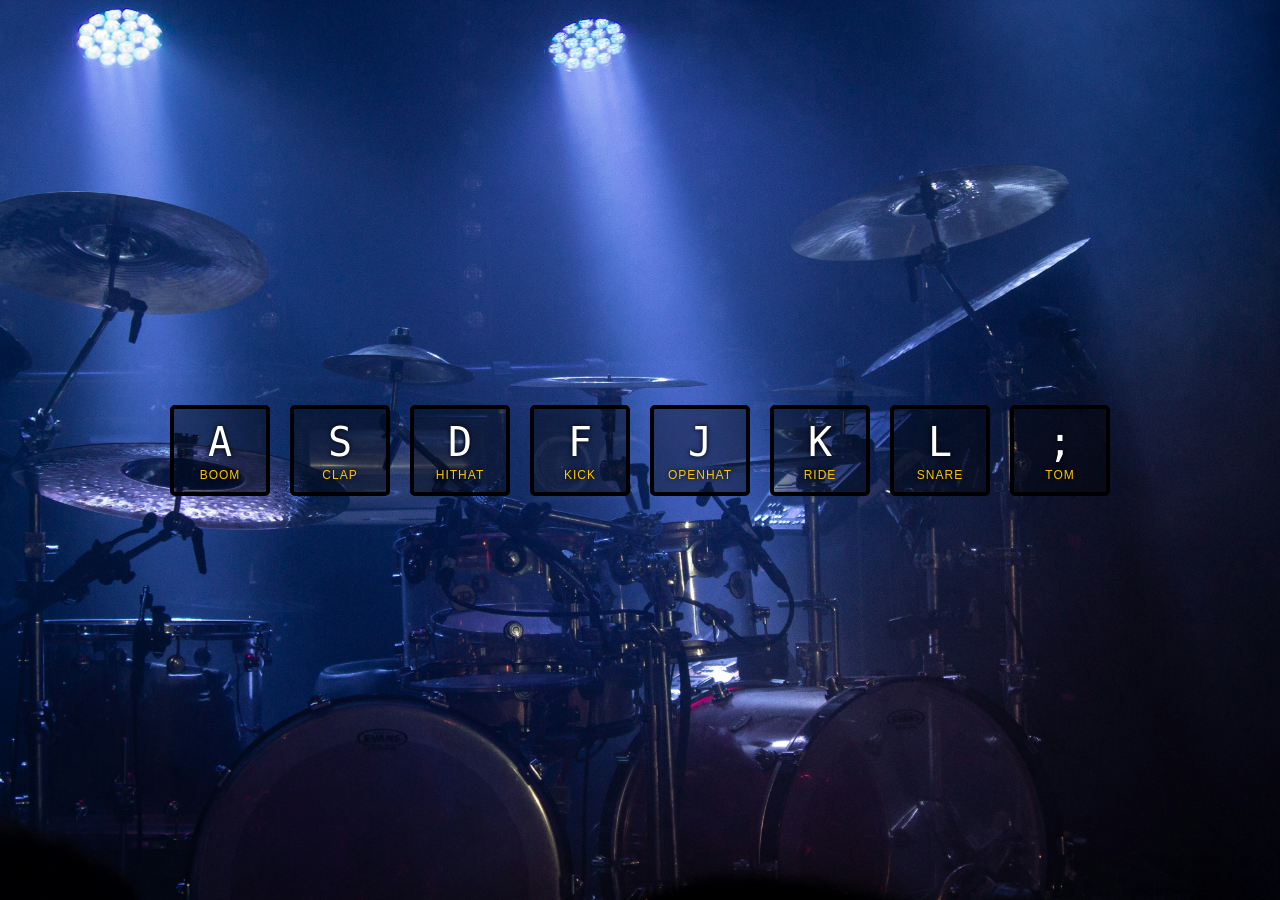
<file: 01 - JavaScript Drum Kit/index.html>
<!DOCTYPE html>
<html lang="en">

<head>
    <meta charset="UTF-8">
    <meta name="viewport" content="width=device-width, initial-scale=1.0">
    <title>Drum Kit</title>
    <link rel="stylesheet" href="style.css">

</head>

<body>
    <!-- checking  -->
    <div class="keys">
        <div data-key="65" class="key">
            <kbd>A</kbd>
            <span class="sound">Boom</span>
        </div>
        <div data-key="83" class="key">
            <kbd>S</kbd>
            <span class="sound">Clap</span>
        </div>
        <div data-key="68" class="key">
            <kbd>D</kbd>
            <span class="sound">Hithat</span>
        </div>
        <div data-key="70" class="key">
            <kbd>F</kbd>
            <span class="sound">Kick</span>
        </div>
        <div data-key="74" class="key">
            <kbd>J</kbd>
            <span class="sound">Openhat</span>
        </div>
        <div data-key="75" class="key">
            <kbd>K</kbd>
            <span class="sound">Ride</span>
        </div>
        <div data-key="76" class="key">
            <kbd>L</kbd>
            <span class="sound">Snare</span>
        </div>
        <div data-key="186" class="key">
            <kbd>;</kbd>
            <span class="sound">Tom</span>
        </div>
    </div>
    <audio data-key="65" src="sounds/boom.wav"></audio>
    <audio data-key="83" src="sounds/clap.wav"></audio>
    <audio data-key="68" src="sounds/hihat.wav"></audio>
    <audio data-key="70" src="sounds/kick.wav"></audio>
    <audio data-key="74" src="sounds/openhat.wav"></audio>
    <audio data-key="75" src="sounds/ride.wav"></audio>
    <audio data-key="76" src="sounds/snare.wav"></audio>
    <audio data-key="186" src="sounds/tom.wav"></audio>
    <script src="script.js"></script>
</body>

</html>
</file>
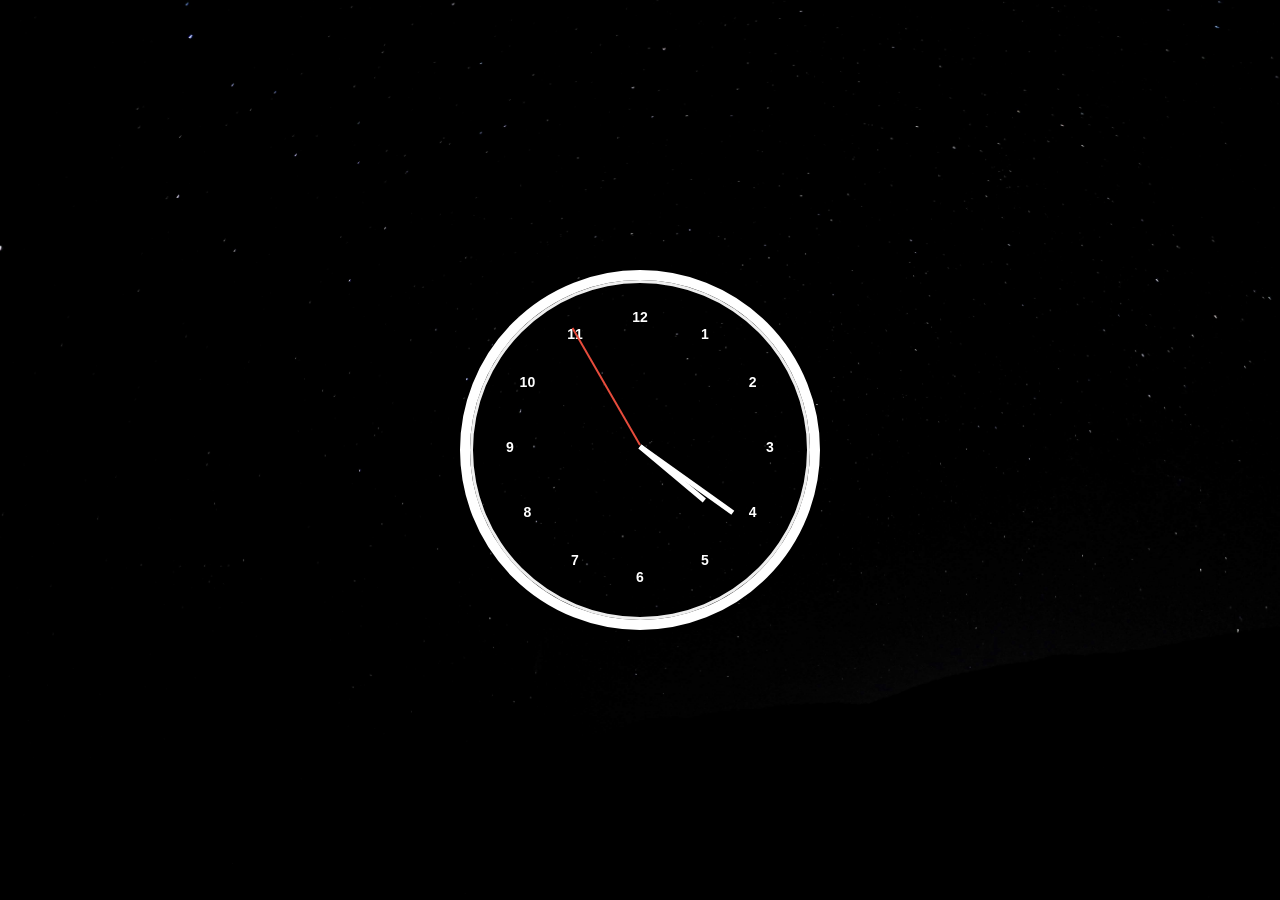
<file: 02 - JS and CSS Clock/index.html>
<!DOCTYPE html>
<html lang="en">

<head>
    <meta charset="UTF-8">
    <meta name="viewport" content="width=device-width, initial-scale=1.0">
    <title>CLOCK</title>
    <link rel="stylesheet" href="style.css">
</head>

<body>
    <div class="clock">
        <div class="clock-face">
            <div class="number" style="--num: 1">1</div>
            <div class="number" style="--num: 2">2</div>
            <div class="number" style="--num: 3">3</div>
            <div class="number" style="--num: 4">4</div>
            <div class="number" style="--num: 5">5</div>
            <div class="number" style="--num: 6">6</div>
            <div class="number" style="--num: 7">7</div>
            <div class="number" style="--num: 8">8</div>
            <div class="number" style="--num: 9">9</div>
            <div class="number" style="--num: 10">10</div>
            <div class="number" style="--num: 11">11</div>
            <div class="number" style="--num: 12">12</div>
            <div class="hand hour-hand"></div>
            <div class="hand min-hand"></div>
            <div class="hand second-hand"></div>
        </div>
    </div>

    <script src="script.js"></script>
</body>

</html>
</file>
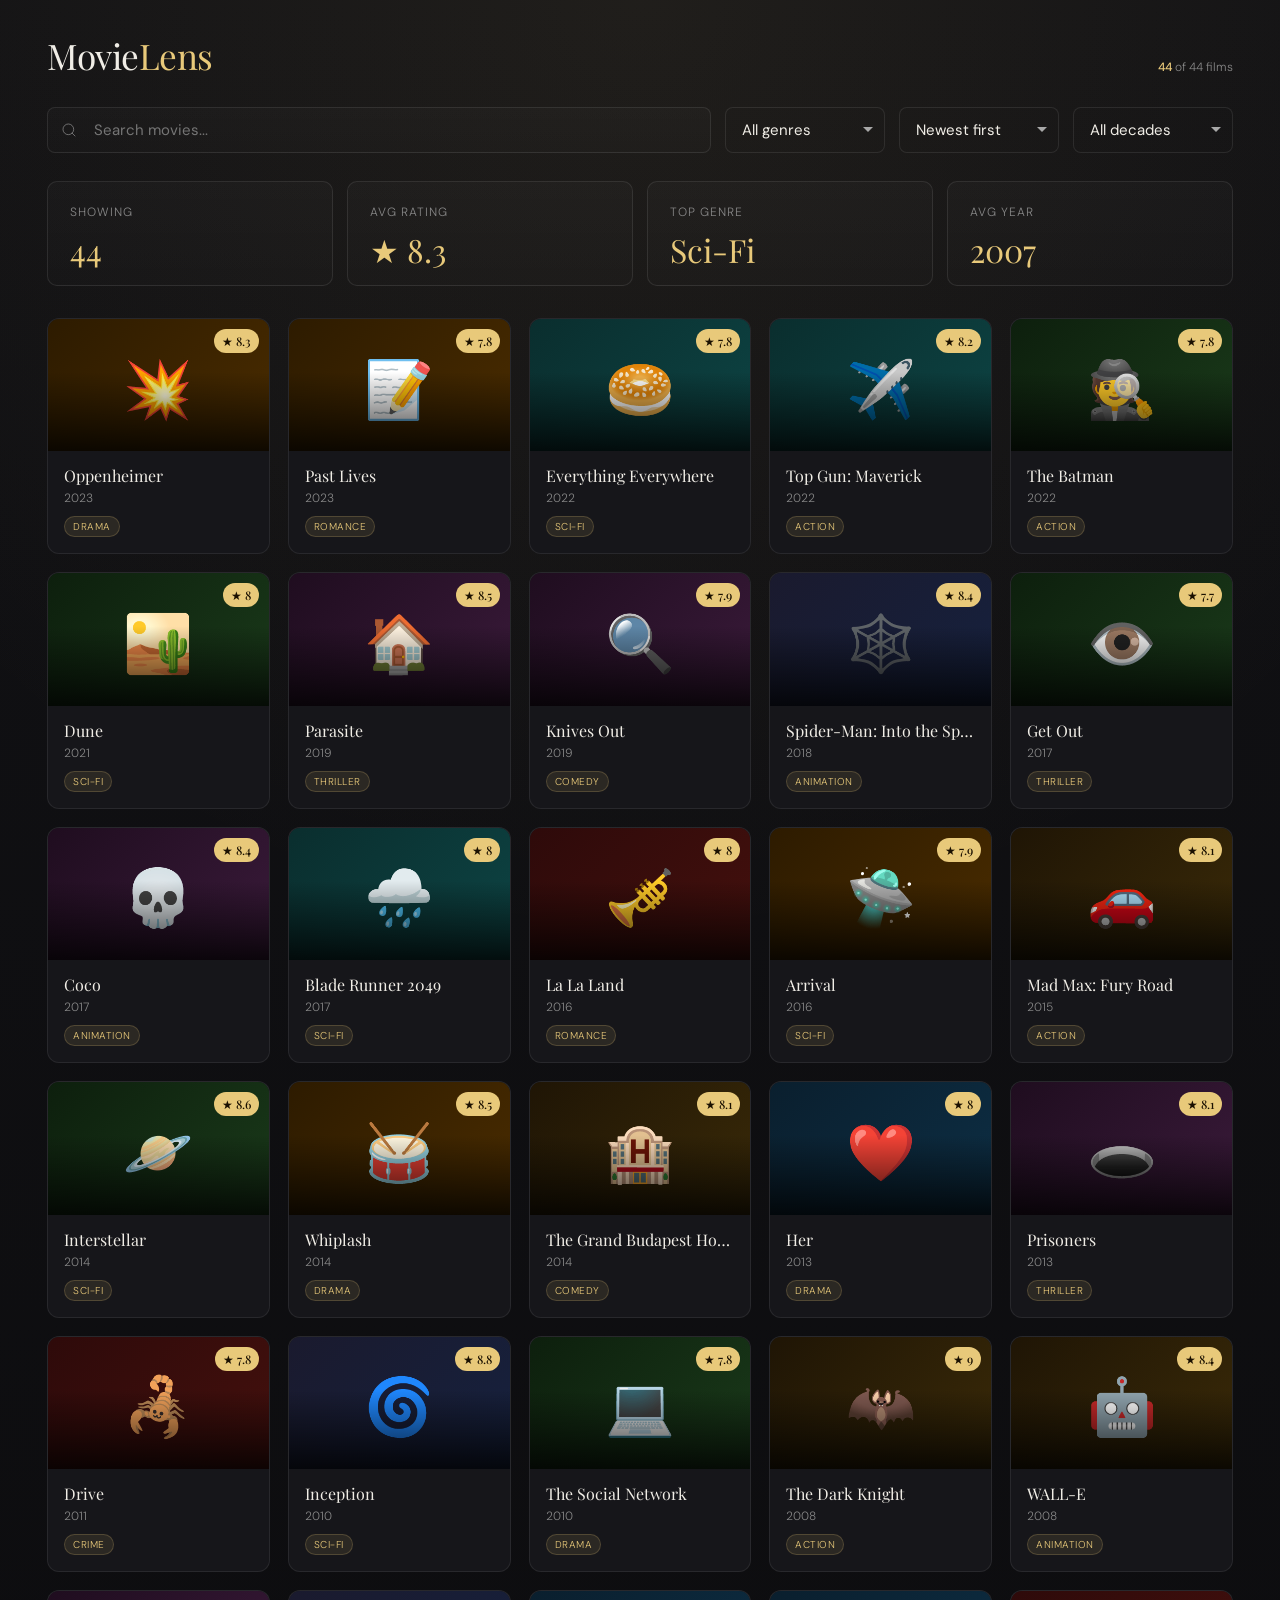
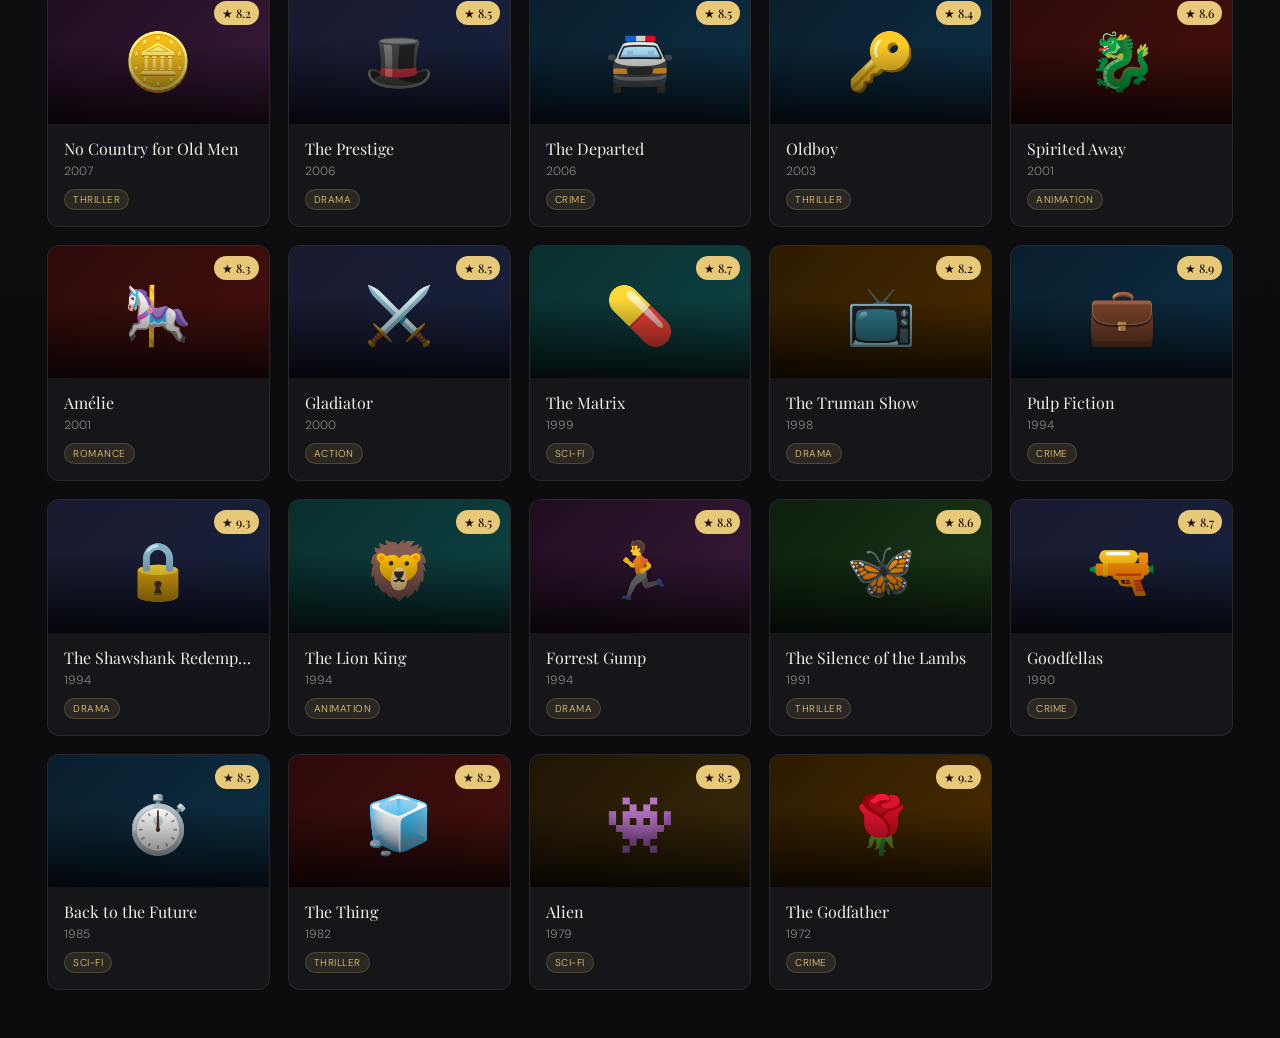
<file: 04 - Array Cardio- MovieLens/index.html>
<!DOCTYPE html>
<html lang="en">

<head>
    <meta charset="UTF-8">
    <meta name="viewport" content="width=device-width, initial-scale=1.0">
    <title>MovieLens</title>
    <link rel="stylesheet" href="https://fonts.googleapis.com/css2?family=Playfair+Display:wght@400;700&family=DM+Sans:wght@300;400;500&display=swap">
    <link rel="stylesheet" href="style.css">
</head>

<body>
    <header>
        <div class="logo">Movie<span>Lens</span></div>
        <div class="stats-bar" id="header-stats" aria-live="polite"></div>
    </header>
    <main>
        <div class="controls">
            <div class="search-wrap">
                <svg xmlns="http://www.w3.org/2000/svg" width="16" height="16" fill="none" viewBox="0 0 24 24"
                    stroke="white">
                    <circle cx="11" cy="11" r="8" />
                    <path d="m21 21-4.35-4.35" stroke-linecap="round" />
                </svg>
                <input type="text" id="search" placeholder="Search movies..." aria-label="Search movies">
            </div>
            <select id="genre-filter" aria-label="Filter by genre">
                <option value="all">All genres</option>
            </select>

            <select id="sort-by" aria-label="Sort movies">
                <option value="year-desc">Newest first</option>
                <option value="year-asc">Oldest first</option>
                <option value="rating-desc">Top rated</option>
                <option value="rating-asc">Lowest rated</option>
                <option value="title-asc">A → Z</option>
            </select>

            <select id="decade-filter" aria-label="Filter by decade">
                <option value="all">All decades</option>
                <option value="2020">2020s</option>
                <option value="2010">2010s</option>
                <option value="2000">2000s</option>
                <option value="1990">1990s</option>
                <option value="1980">1980s</option>
            </select>
        </div>

        <div class="summary">
            <div class="stat-card">
                <div class="label">Showing</div>
                <div class="value" id="stat-count">0</div>
            </div>
            <div class="stat-card">
                <div class="label">Avg Rating</div>
                <div class="value" id="stat-avg">-</div>
            </div>
            <div class="stat-card">
                <div class="label">Top Genre</div>
                <div class="value" id="stat-genre">-</div>
            </div>
            <div class="stat-card">
                <div class="label">Avg Year</div>
                <div class="value" id="stat-year">-</div>
            </div>
        </div>

        <div class="movies-grid" id="grid"></div>
    </main>
    <script src="script.js"></script>
</body>

</html>
</file>
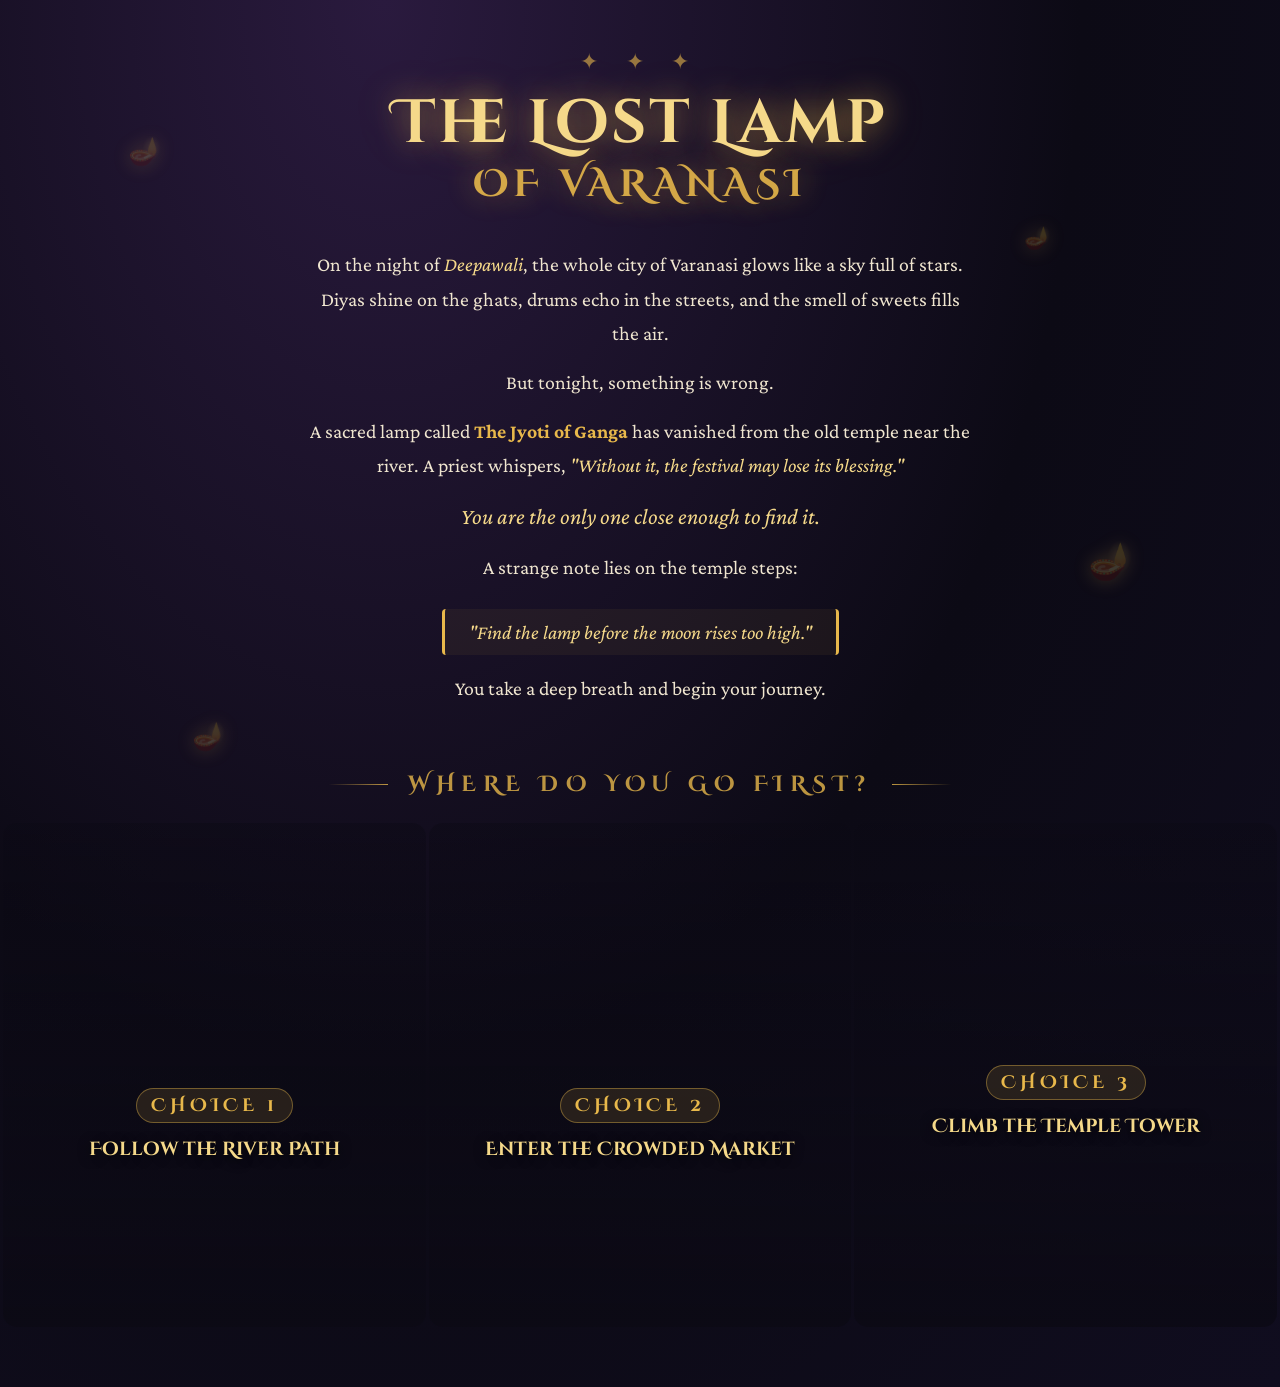
<file: 05 - PathQuest/index.html>
<!DOCTYPE html>
<html lang="en">
<head>
  <meta charset="UTF-8" />
  <meta name="viewport" content="width=device-width, initial-scale=1.0" />
  <title>The Lost Lamp of Varanasi</title>
  <link rel="preconnect" href="https://fonts.googleapis.com" />
  <link rel="preconnect" href="https://fonts.gstatic.com" crossorigin />
  <link href="https://fonts.googleapis.com/css2?family=Tiro+Devanagari+Hindi:ital@0;1&family=Cinzel+Decorative:wght@400;700&family=Crimson+Pro:ital,wght@0,300;0,400;1,300;1,400&display=swap" rel="stylesheet" />
  <link rel="stylesheet" href="style.css" />
</head>
<body>

  <!-- Background Decorations -->
  <div class="bg-decorations">
    <div class="diya diya-1">🪔</div>
    <div class="diya diya-2">🪔</div>
    <div class="diya diya-3">🪔</div>
    <div class="diya diya-4">🪔</div>
  </div>

  <!-- SCREEN 1: Intro + Level 1 choices -->
  <div id="screen-intro" class="screen active">
    <header>
      <div class="header-ornament">✦ ✦ ✦</div>
      <h1>The Lost Lamp<br/><span class="subtitle">of Varanasi</span></h1>
      
    </header>

    <section class="intro">
      <p>On the night of <em>Deepawali</em>, the whole city of Varanasi glows like a sky full of stars. Diyas shine on the ghats, drums echo in the streets, and the smell of sweets fills the air.</p>
      <p>But tonight, something is wrong.</p>
      <p>A sacred lamp called <strong>The Jyoti of Ganga</strong> has vanished from the old temple near the river. A priest whispers, <em>"Without it, the festival may lose its blessing."</em></p>
      <p class="hero-line">You are the only one close enough to find it.</p>
      <p>A strange note lies on the temple steps:</p>
      <blockquote>"Find the lamp before the moon rises too high."</blockquote>
      <p>You take a deep breath and begin your journey.</p>
    </section>

    <p class="choose-prompt" >Where do you go first?</p>

    <div class="panels" id="level1-panels">
      <div class="panel" data-choice="1" style="--panel-bg: url('https://images.unsplash.com/photo-1646200207048-016503f1e3cb?q=80&w=735&auto=format&fit=crop&ixlib=rb-4.1.0&ixid=M3wxMjA3fDB8MHxwaG90by1wYWdlfHx8fGVufDB8fHx8fA%3D%3D')">
        <div class="panel-inner">
          <div class="choice-badge">Choice 1</div>
          <h2 class="panel-title">Follow the River Path</h2>
          <p class="panel-desc">Chase the glow of floating lamps along the misty Ganga ghats</p>
          <div class="panel-arrow">→</div>
        </div>
      </div>

      <div class="panel" data-choice="2" style="--panel-bg: url('https://images.unsplash.com/photo-1767278595214-f680b832935f?q=80&w=1170&auto=format&fit=crop&ixlib=rb-4.1.0&ixid=M3wxMjA3fDB8MHxwaG90by1wYWdlfHx8fGVufDB8fHx8fA%3D%3D')">
        <div class="panel-inner">
          <div class="choice-badge">Choice 2</div>
          <h2 class="panel-title">Enter the Crowded Market</h2>
          <p class="panel-desc">Dive into the glittering lanes of silk, spice, and secret songs</p>
          <div class="panel-arrow">→</div>
        </div>
      </div>

      <div class="panel" data-choice="3" style="--panel-bg: url('https://images.unsplash.com/photo-1554554497-0095c34db3ec?q=80&w=627&auto=format&fit=crop&ixlib=rb-4.1.0&ixid=M3wxMjA3fDB8MHxwaG90by1wYWdlfHx8fGVufDB8fHx8fA%3D%3D')">
        <div class="panel-inner">
          <div class="choice-badge">Choice 3</div>
          <h2 class="panel-title">Climb the Temple Tower</h2>
          <p class="panel-desc">Ascend the ancient stone where monkeys leap and bells ring in wind</p>
          <div class="panel-arrow">→</div>
        </div>
      </div>
    </div>
  </div>

  <!-- SCREEN 2: Level 2 sub-choices -->
  <div id="screen-choice" class="screen">
    <button class="back-btn" id="backBtn">← Back</button>

    <div class="choice-header" id="choiceHeader"></div>

    <div class="choice-story" id="choiceStory"></div>

    <p class="choose-prompt">What do you do?</p>

    <div class="panels" id="level2-panels">
      <!-- filled by JS -->
    </div>
  </div>

  <!-- SCREEN 3: Ending -->
  <div id="screen-ending" class="screen">
    <button class="back-btn" id="backBtn2">← Choose Again</button>
    <div class="ending-wrap">
      <div class="ending-badge" id="endingBadge"></div>
      <h2 class="ending-title" id="endingTitle"></h2>
      <div class="ending-story" id="endingStory"></div>
      <button class="restart-btn" id="restartBtn">🪔 Start Over</button>
    </div>
  </div>

  <script src="script.js"></script>
</body>
</html>
</file>
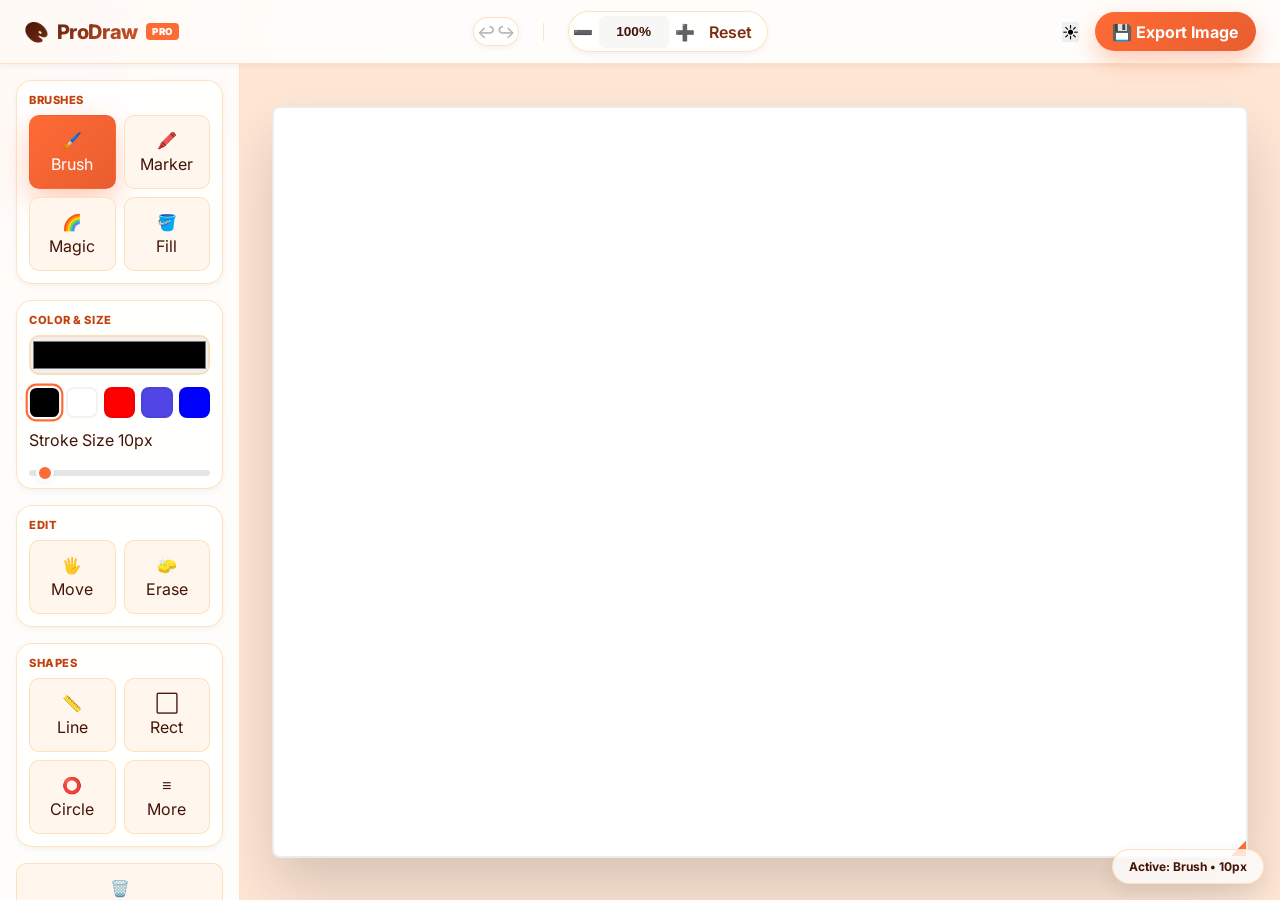
<file: 08 - Fun with HTML5 Canvas/index.html>
<!DOCTYPE html>
<html lang="en">

<head>
    <meta charset="UTF-8">
    <meta name="viewport" content="width=device-width, initial-scale=1.0">
    <title>ProDraw - Professional Digital Illustration Tool</title>
    
    <!-- External Styles & Fonts -->
    <link rel="stylesheet" href="style.css">
    <link rel="preconnect" href="https://fonts.googleapis.com">
    <link rel="preconnect" href="https://fonts.gstatic.com" crossorigin>
    <link href="https://fonts.googleapis.com/css2?family=Inter:wght@400;500;600;700;800&display=swap" rel="stylesheet">
</head>

<body>

    <!-- Main Navigation / Toolbar -->
    <header>
        <div class="header-left">
            <div class="logo">
                <span>🎨</span> ProDraw <span class="badge">PRO</span>
            </div>
        </div>
        
        <!-- Central View Controls -->
        <div class="nav-center">
            <!-- History Management -->
            <div class="nav-group history-controls toolbar-group">
                <button id="undoBtn" class="btn-icon" title="Undo" disabled>↩️</button>
                <button id="redoBtn" class="btn-icon" title="Redo" disabled>↪️</button>
            </div>
            
            <div class="nav-divider"></div>
            
            <!-- Dynamic Zoom Management -->
            <div class="nav-group zoom-controls toolbar-group">
                <button id="zoomOut" class="btn-icon">➖</button>
                <div class="zoom-input-wrapper">
                    <input type="text" id="zoomInput" class="zoom-control-input" value="100%">
                </div>
                <button id="zoomIn" class="btn-icon">➕</button>
                <button id="zoomReset" class="btn-text">Reset</button>
            </div>
        </div>

        <!-- System Actions -->
        <div class="header-actions">
            <!-- Theme Toggle (☀️/🌙) -->
            <button id="themeToggle" class="btn-icon btn-mode-toggle" title="Toggle Dark/Light Mode">
                <span class="mode-icon">🌙</span>
            </button>
            
            <!-- File Export -->
            <button id="saveBtn" class="btn-export" title="Export Image">
                <span>💾</span> Export Image
            </button>
        </div>
    </header>

    <main>
        <!-- Sidebar: Tool & Setting Panels -->
        <aside class="sidebar">
            <!-- Brush Selection -->
            <div class="tool-card">
                <label class="card-label">Brushes</label>
                <div class="tool-grid">
                    <button id="brushBtn" class="active" title="Brush">🖌️ <span>Brush</span></button>
                    <button id="highlighterBtn" title="Highlighter">🖍️ <span>Marker</span></button>
                    <button id="rainbowBtn" title="Rainbow Brush">🌈 <span>Magic</span></button>
                    <button id="fillBtn" title="Bucket Fill">🪣 <span>Fill</span></button>
                </div>
            </div>

            <!-- Global Style Settings -->
            <div class="tool-card">
                <label class="card-label">Color & Size</label>
                <div class="settings-box">
                    <!-- Primary Color Selection -->
                    <div class="setting-row">
                        <input type="color" id="colorPicker" class="color-picker-large" title="Select Color" value="#000000">
                    </div>
                    
                    <!-- Quick Access History Colors -->
                    <div class="setting-row">
                        <div id="recentColors" class="recent-colors"></div>
                    </div>
                    
                    <!-- Line Width Controls -->
                    <div class="setting-row size-info">
                        <span>Stroke Size</span>
                        <span id="sizeValue">10px</span>
                    </div>
                    <input type="range" id="lineWidth" min="1" max="200" value="10" class="range-slider">
                </div>
            </div>

            <!-- Modification Tools -->
            <div class="tool-card">
                <label class="card-label">Edit</label>
                <div class="tool-grid">
                    <button id="moveBtn" title="Move Tool">🖐️ <span>Move</span></button>
                    <button id="eraserBtn" title="Brush Eraser">🧽 <span>Erase</span></button>
                </div>
            </div>

            <!-- Geometric Shape Generators -->
            <div class="tool-card">
                <label class="card-label">Shapes</label>
                <div class="tool-grid">
                    <button id="lineBtn" title="Straight Line">📏 <span>Line</span></button>
                    <button id="rectBtn" title="Rectangle">⬜ <span>Rect</span></button>
                    <button id="circleBtn" title="Circle">⭕ <span>Circle</span></button>
                    <button id="moreBtn" title="More Shapes">≡ <span>More</span></button>
                </div>
            </div>

            <!-- Sidebar Footer Actions -->
            <div class="sidebar-footer">
                <button id="clearBtn" class="btn-danger" title="Clear Canvas">🗑️ <span>Clear All</span></button>
            </div>
        </aside>

        <!-- Canvas Workspace: Centered Area -->
        <section class="workspace">
            <div id="canvas-wrapper">
                <!-- Main Layer: Holds final artwork -->
                <canvas id="draw"></canvas>
                <!-- UI Layer: Handles hover previews and live shape drawing -->
                <canvas id="overlay"></canvas>
            </div>
        </section>

        <!-- Dynamic Context Info -->
        <div class="status-bar">
            Active: <span id="activeTool">Brush</span> • <span id="currentSize">10px</span>
        </div>
    </main>

    <!-- Main Logic -->
    <script src="app.js"></script>
</body>

</html>
</file>
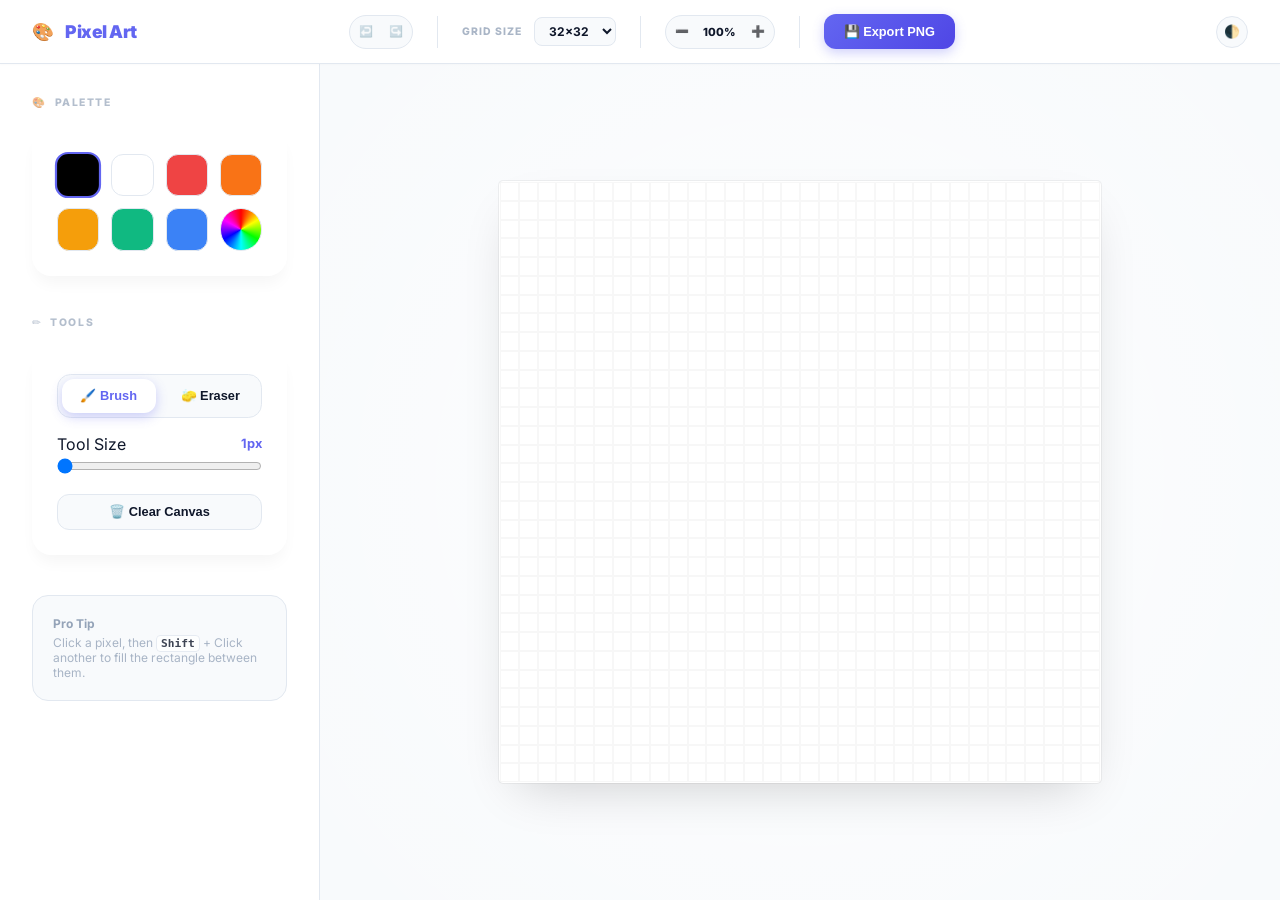
<file: 10 - Hold Shift and Check Checkboxes  (Pixel Art)/pixel-art.html>
<!DOCTYPE html>
<html lang="en">
<head>
  <meta charset="UTF-8">
  <meta name="viewport" content="width=device-width, initial-scale=1.0">
  <title>Pixel Studio - Advanced Editor</title>
  <link rel="stylesheet" href="style.css">
</head>
<body>

  <!-- Top Navigation / Toolbar -->
  <header class="app-header">
    <div class="logo">
      <span class="icon">🎨</span> Pixel Art
    </div>

    <div class="top-toolbar">
      <!-- Undo/Redo Group -->
      <div class="toolbar-group">
        <div class="btn-group-pill">
          <button id="undoBtn" class="btn-icon" title="Undo (Ctrl+Z)">↩️</button>
          <button id="redoBtn" class="btn-icon" title="Redo (Ctrl+Y)">↪️</button>
        </div>
      </div>

      <!-- Grid Settings Group -->
      <div class="toolbar-group">
        <label class="label-small">GRID SIZE</label>
        <select id="gridSizeSelect">
          <option value="8">8x8</option>
          <option value="16">16x16</option>
          <option value="32" selected>32x32</option>
          <option value="64">64x64</option>
        </select>
      </div>

      <!-- View Controls Group -->
      <div class="toolbar-group">
        <div class="btn-group-pill">
          <button id="zoomOutBtn" class="btn-icon" title="Zoom Out">➖</button>
          <span id="zoomLevel" class="text-bold zoom-text">100%</span>
          <button id="zoomInBtn" class="btn-icon" title="Zoom In">➕</button>
        </div>
      </div>

      <!-- Action Group -->
      <div class="toolbar-group">
        <button id="exportBtn" class="btn-primary" title="Download as PNG">💾 Export PNG</button>
      </div>
    </div>

    <!-- Global Settings -->
    <div class="theme-toggle-wrapper">
      <button id="themeToggle" class="btn-icon" title="Toggle Theme (Light/Dark)">🌓</button>
    </div>
  </header>

  <main class="main-layout">
    <!-- Sidebar Controls -->
    <aside class="sidebar">
      <!-- Colors & Palette -->
      <section class="sidebar-section">
        <div class="section-header">
          <span class="icon">🎨</span> Palette
        </div>
        <div class="glass-card">
          <input type="color" id="colorPicker" value="#000000" style="display: none;">
          <div class="swatches" id="swatches">
            <!-- Populated dynamically by script.js -->
          </div>
        </div>
      </section>

      <!-- Drawing Tools -->
      <section class="sidebar-section">
        <div class="section-header">
          <span class="icon">✏️</span> Tools
        </div>
        <div class="glass-card">
          <div class="btn-group">
            <button id="brushBtn" class="active">🖌️ Brush</button>
            <button id="eraseBtn">🧽 Eraser</button>
          </div>
          
          <div class="control-group" style="margin-top: 1rem;">
            <div style="display: flex; justify-content: space-between; align-items: center;">
              <label>Tool Size</label>
              <span id="brushSizeDisplay" style="font-weight: 700; font-size: 0.8rem; color: var(--primary-color);">1px</span>
            </div>
            <input type="range" id="brushSizeSlider" min="1" max="5" value="1" step="1" style="width: 100%; margin-top: 0.25rem; cursor: pointer;">
          </div>

          <button id="clearBtn" class="btn-full">🗑️ Clear Canvas</button>
        </div>
      </section>

      <!-- Interactive Hints -->
      <section class="sidebar-section">
        <div class="shortcuts">
          <strong>Pro Tip</strong>
          <p style="margin-top: 0.25rem; opacity: 0.8;">
            Click a pixel, then <kbd>Shift</kbd> + Click another to fill the rectangle between them.
          </p>
        </div>
      </section>
    </aside>

    <!-- Main Canvas Area -->
    <div class="canvas-wrapper">
      <div id="canvasContainer" class="canvas-container">
        <div id="grid">
          <!-- Pixels generated dynamically by script.js -->
        </div>
      </div>
    </div>
  </main>

  <script src="script.js" defer></script>
</body>
</html>
</file>
<file: 01 - JavaScript Drum Kit/style.css>
html {
    font-size: 10px;
}

body {
    margin: 0;
    padding: 0;
    font-family: sans-serif;
    background: url('./drum-background.jpg') bottom center;
    background-size: cover;
    background-position: bottom center;
    background-attachment: fixed;
}

*, *::before, *::after {
    box-sizing: border-box;
}

.keys {
    display: flex;
    flex: 1;
    min-height: 100vh;
    align-items: center;
    justify-content: center;
}

.key {
    border: .4rem solid black;
    border-radius: .5rem;
    margin: 1rem;
    font-size: 1.5rem;
    padding: 1rem .5rem;
    transition: all .07s ease;
    width: 10rem;
    text-align: center;
    color: white;
    background: rgba(0, 0, 0, 0.4);
    text-shadow: 0 0 .5rem black;
}

.playing {
    transform: scale(1.1);
    border-color: #ffc600;
    box-shadow: 0 0 1rem #ffc600;
}

kbd {
    display: block;
    font-size: 4rem;
}

.sound {
    font-size: 1.2rem;
    text-transform: uppercase;
    letter-spacing: .1rem;
    color: #ffc600;
}
</file>
<file: 02 - JS and CSS Clock/style.css>
/* ========================================
    GLOBAL STYLES
   ======================================== */
    html {
        background: url('background.jpg');
        background-size: cover;
        background-attachment: fixed;
        font-family: 'helvetica neue', sans-serif;
        text-align: center;
        font-size: 10px;
        margin: 0;
        padding: 0;
    }

    body {
        margin: 0;
        font-size: 2rem;
        display: flex;
        min-height: 100vh;
        align-items: center;
        justify-content: center;
    }

    /* ========================================
    CLOCK CONTAINER
   ======================================== */
    .clock {
        width: 30rem;
        height: 30rem;
        border: 10px solid white;
        border-radius: 50%;
        position: relative;
        padding: 2rem;
        box-shadow:
            0 0 0 4px rgba(0, 0, 0, 0.1),
            inset 0 0 0 3px #EFEFEF,
            inset 0 0 10px black,
            0 0 10px rgba(0, 0, 0, 0.2);
    }

    .clock-face {
        position: relative;
        width: 100%;
        height: 100%;
        border-radius: 50%;
        transform: translateY(-3px);
    }

    /* ========================================
    CLOCK HANDS
   ======================================== */
    .hand {
        width: 50%;
        height: 5px;
        background: white;
        position: absolute;
        top: 50%;
        margin-top: -3px;
        right: 50%;
        z-index: 3;
        transform-origin: 100%;
        transform: rotate(90deg);
        transition: all 0.05s cubic-bezier(0.1, 2.7, 0.58, 1);
    }

    /* Hour hand - shortest, completes rotation every 12 hours */
    .hour-hand {
        width: 28%;
    }

    /* Minute hand - medium length, completes rotation every 60 minutes */
    .min-hand {
        width: 38%;
    }

    /* Second hand - longest, completes rotation every 60 seconds */
    .second-hand {
        width: 45%;
        height: 2px;
        background: #e74c3c;
        z-index: 4;
    }

    /* ========================================
    CLOCK NUMBERS (1-12)
   ======================================== */
    .number {
        position: absolute;
        width: 50px;
        height: 50px;
        text-align: center;
        font-size: 1.4rem;
        font-weight: bold;
        color: white;
        text-shadow: 0 1px 2px rgba(0, 0, 0, 0.7);
        display: flex;
        align-items: center;
        justify-content: center;
        left: 50%;
        top: 50%;
        margin-left: -25px;
        margin-top: -25px;
        z-index: 2;
        /* Position each number around clock face (30deg increments) */
        transform: rotate(calc(var(--num) * 30deg)) translateY(-130px) rotate(calc(var(--num) * -30deg));
    }
</file>
<file: 04 - Array Cardio- MovieLens/style.css>
* {
    box-sizing: border-box;
    margin: 0;
    padding: 0;
}

:root {
    --bg: #0d0d0f;
    --surface: #16161a;
    --surface2: #1e1e24;
    --border: rgba(255, 255, 255, 0.08);
    --accent: #e8c97a;
    --accent2: #c0392b;
    --text: #f0ede6;
    --muted: #888;
    --green: #4caf7d;
    --tag-bg: rgba(232, 201, 122, 0.1);
}

body {
    font-family: 'DM Sans', sans-serif;
    background:
        radial-gradient(circle at top, rgba(232, 201, 122, 0.07), transparent 35%),
        linear-gradient(180deg, #111114 0%, #0b0b0d 100%);
    color: var(--text);
    font-weight: 300;
    min-height: 100vh;
}

header {
    padding: 2rem 2rem 0.75rem;
    max-width: 1250px;
    margin: 0 auto;
    display: flex;
    align-items: flex-end;
    justify-content: space-between;
}

.logo {
    font-family: 'Playfair Display', serif;
    font-size: 2.2rem;
    letter-spacing: -0.5px;
    color: var(--text);
}

.logo span {
    color: var(--accent);
}

.stats-bar {
    font-size: 12px;
    color: var(--muted);
    text-align: right;
    line-height: 1.8;
}

.stats-bar strong {
    color: var(--accent);
    font-weight: 500;
}

main {
    max-width: 1250px;
    margin: 0 auto;
    padding: 1rem 2rem 3rem;
}

/* Controls */

.controls {
    display: grid;
    grid-template-columns: minmax(0, 1fr) 160px 160px 160px;
    gap: 14px;
    margin-bottom: 1.75rem;
    align-items: center;
}

.search-wrap {
    position: relative;
    min-width: 0;
}

.search-wrap svg {
    position: absolute;
    left: 14px;
    top: 50%;
    transform: translateY(-50%);
    opacity: 0.55;
}

input[type="text"],
select {
    background: linear-gradient(180deg, rgba(255, 255, 255, 0.02), rgba(255, 255, 255, 0.01));
    border: 1px solid rgba(255, 255, 255, 0.09);
    color: var(--text);
    font-family: 'DM Sans', sans-serif;
    font-size: 15px;
    padding: 12px 16px;
    border-radius: 8px;
    outline: none;
    transition: border-color 0.2s, box-shadow 0.2s, transform 0.2s;
    width: 100%;
}

input[type="text"] {
    padding-left: 46px;
    width: 100%;
}

input[type="text"]:focus,
select:focus {
    border-color: var(--accent);
    box-shadow: 0 0 0 3px rgba(232, 201, 122, 0.12);
}

select {
    cursor: pointer;
    appearance: none;
    -webkit-appearance: none;
    min-height: 46px;
    line-height: 1.2;
    padding-right: 34px;
    background-image: url("data:image/svg+xml,%3Csvg xmlns='http://www.w3.org/2000/svg' width='12' height='12' viewBox='0 0 12 12'%3E%3Cpath fill='%23a8a8a8' d='M6 8L1 3h10z'/%3E%3C/svg%3E");
    background-repeat: no-repeat;
    background-position: right 10px center;
}

select option {
    background: var(--surface);
    color: var(--text);
}

/* Summary cards */
.summary {
    display: grid;
    grid-template-columns: repeat(4, minmax(0, 1fr));
    gap: 14px;
    margin-bottom: 2rem;
}

.stat-card {
    background: linear-gradient(180deg, rgba(255, 255, 255, 0.025), rgba(255, 255, 255, 0.012));
    border: 1px solid rgba(255, 255, 255, 0.09);
    border-radius: 10px;
    padding: 1.35rem 1.4rem 1.2rem;
    min-height: 104px;
}

.stat-card .label {
    font-size: 12px;
    color: var(--muted);
    text-transform: uppercase;
    letter-spacing: 1px;
    margin-bottom: 14px;
}

.stat-card .value {
    font-size: 32px;
    font-family: 'Playfair Display', serif;
    color: var(--accent);
    line-height: 1;
}

/* Movie grid */
.movies-grid {
    display: grid;
    grid-template-columns: repeat(auto-fill, minmax(210px, 1fr));
    gap: 18px;
}

.movie-card {
    background: var(--surface);
    border: 1px solid rgba(255, 255, 255, 0.08);
    border-radius: 12px;
    overflow: hidden;
    transition: transform 0.2s, border-color 0.2s, box-shadow 0.2s;
    cursor: default;
    animation: fadeIn 0.3s ease both;
}

@keyframes fadeIn {
    from {
        opacity: 0;
        transform: translateY(8px);
    }

    to {
        opacity: 1;
        transform: translateY(0);
    }
}

.movie-card:hover {
    transform: translateY(-3px);
    border-color: rgba(232, 201, 122, 0.24);
    box-shadow: 0 10px 24px rgba(0, 0, 0, 0.2);
}

.poster {
    width: 100%;
    aspect-ratio: 5/3;
    display: flex;
    align-items: center;
    justify-content: center;
    font-family: 'Playfair Display', serif;
    font-size: 3rem;
    position: relative;
    overflow: hidden;
}

.poster-inner {
    position: absolute;
    inset: 0;
    display: flex;
    align-items: center;
    justify-content: center;
    font-size: 3.5rem;
}

.poster-overlay {
    position: absolute;
    inset: 0;
    background: linear-gradient(to top, rgba(0, 0, 0, 0.8) 0%, transparent 60%);
}

.rating-badge {
    position: absolute;
    top: 10px;
    right: 10px;
    background: var(--accent);
    color: #1a1000;
    font-size: 12px;
    font-weight: 500;
    padding: 4px 8px;
    border-radius: 999px;
}

.card-body {
    padding: 14px 16px 16px;
}

.card-title {
    font-family: 'Playfair Display', serif;
    font-size: 16px;
    margin-bottom: 4px;
    white-space: nowrap;
    overflow: hidden;
    text-overflow: ellipsis;
}

.card-meta {
    font-size: 12px;
    color: var(--muted);
    margin-bottom: 8px;
}

.genre-tag {
    display: inline-block;
    background: var(--tag-bg);
    color: var(--accent);
    font-size: 10px;
    padding: 3px 8px;
    border-radius: 999px;
    border: 1px solid rgba(232, 201, 122, 0.2);
    letter-spacing: 0.5px;
    text-transform: uppercase;
}

.no-results {
    grid-column: 1/-1;
    text-align: center;
    padding: 4rem;
    color: var(--muted);
}

.no-results p {
    font-size: 2rem;
    margin-bottom: 8px;
}

/* Poster color palettes */
.p-0 {
    background: linear-gradient(135deg, #1a1a2e, #16213e);
}

.p-1 {
    background: linear-gradient(135deg, #2d1b00, #4a2c00);
}

.p-2 {
    background: linear-gradient(135deg, #0d1f0d, #1a3a1a);
}

.p-3 {
    background: linear-gradient(135deg, #1f0d1f, #3a1a3a);
}

.p-4 {
    background: linear-gradient(135deg, #1f1505, #3a2a08);
}

.p-5 {
    background: linear-gradient(135deg, #0a1f2e, #0d2e44);
}

.p-6 {
    background: linear-gradient(135deg, #2e0a0a, #44100d);
}

.p-7 {
    background: linear-gradient(135deg, #0a2e2e, #0d4444);
}

@media (max-width: 1024px) {
    header {
        padding: 1.5rem 1.5rem 0.75rem;
    }

    main {
        padding: 0.9rem 1.5rem 2rem;
    }

    .controls {
        grid-template-columns: minmax(0, 1fr) 1fr;
    }

    .search-wrap {
        grid-column: 1 / -1;
    }

    .summary {
        grid-template-columns: repeat(2, minmax(0, 1fr));
    }
}

@media (max-width: 768px) {
    header {
        padding: 1.25rem 1rem 0.5rem;
        align-items: flex-start;
        flex-direction: column;
        gap: 0.35rem;
    }

    .logo {
        font-size: 1.8rem;
    }

    .stats-bar {
        text-align: left;
    }

    main {
        padding: 0.8rem 1rem 1.8rem;
    }

    .controls {
        grid-template-columns: 1fr;
        gap: 10px;
    }

    .search-wrap {
        grid-column: auto;
    }

    .summary {
        gap: 10px;
    }

    .stat-card {
        min-height: 92px;
        padding: 1rem 1.05rem 0.95rem;
    }

    .stat-card .label {
        font-size: 11px;
        margin-bottom: 10px;
    }

    .stat-card .value {
        font-size: 27px;
    }

    .movies-grid {
        grid-template-columns: repeat(auto-fill, minmax(170px, 1fr));
        gap: 12px;
    }

    .card-title {
        font-size: 15px;
    }
}

@media (max-width: 480px) {
    .summary {
        grid-template-columns: 1fr;
    }

    input[type="text"],
    select {
        font-size: 14px;
        padding-top: 10px;
        padding-bottom: 10px;
    }

    input[type="text"] {
        padding-left: 42px;
    }

    .search-wrap svg {
        left: 12px;
    }

    .movies-grid {
        grid-template-columns: 1fr 1fr;
    }

    .no-results {
        padding: 2.5rem 1rem;
    }
}
</file>
<file: 05 - PathQuest/style.css>
/* ─── Fonts & Reset ─────────────────────────────────────────── */
@import url('https://fonts.googleapis.com/css2?family=Cinzel+Decorative:wght@400;700&family=Crimson+Pro:ital,wght@0,300;0,400;1,300;1,400&family=Tiro+Devanagari+Hindi&display=swap');

:root {
  --gold: #e8b84b;
  --gold-deep: #c0892a;
  --gold-pale: #f5d98a;
  --ember: #ff6b35;
  --ember-glow: rgba(255, 107, 53, 0.35);
  --night: #0c0a15;
  --night-mid: #140e22;
  --night-card: rgba(20, 14, 34, 0.82);
  --ink: #f0e6d0;
  --ink-muted: #b8a882;
  --happy: #4caf50;
  --mysterious: #9c6fc4;
  --bad: #e53935;
  --radius: 14px;
  --transition: 0.7s cubic-bezier(0.61, -0.1, 0.7, -0.05);
}

*,
*::before,
*::after {
  box-sizing: border-box;
  margin: 0;
  padding: 0;
}

html,
body {
  min-height: 100vh;
  background: radial-gradient(ellipse at 30% 0%, #2a1a3e 0%, #0c0a15 55%, #100d1f 100%);
  font-family: 'Crimson Pro', Georgia, serif;
  font-size: 18px;
  color: var(--ink);
  overflow-x: hidden;
}
/* ─── Background Decorations ─────────────────────────────────── */
.bg-decorations {
  position: fixed;
  inset: 0;
  pointer-events: none;
  z-index: 0;
  overflow: hidden;
}

.diya {
  position: absolute;
  font-size: 1.5rem;
  filter: drop-shadow(0 0 10px var(--gold));
  animation: floatDiya 8s ease-in-out infinite;
  opacity: 0.2;
}

.diya-1 { top: 15%; left: 10%; animation-delay: 0s; }
.diya-2 { top: 60%; left: 85%; animation-delay: -2s; font-size: 2rem; }
.diya-3 { top: 80%; left: 15%; animation-delay: -4s; }
.diya-4 { top: 25%; left: 80%; animation-delay: -6s; font-size: 1.2rem; }

@keyframes floatDiya {
  0%, 100% {
    transform: translateY(0) rotate(-6deg);
    opacity: 0.18;
  }
  50% {
    transform: translateY(-25px) rotate(6deg);
    opacity: 0.35;
  }
}

/* ─── Screens ────────────────────────────────────────────────── */
.screen {
  position: relative;
  z-index: 1;
  display: none;
  min-height: 100vh;
  padding: 0 0 60px;
}

.screen.active {
  display: block;
}

/* ─── Header ─────────────────────────────────────────────────── */
header {
  text-align: center;
  padding: 48px 20px 20px;
  position: relative;
}

.header-ornament {
  font-family: 'Cinzel Decorative', serif;
  color: var(--gold);
  font-size: 1.2rem;
  letter-spacing: 0.5em;
  margin-bottom: 12px;
  opacity: 0.6;
}

h1 {
  font-family: 'Cinzel Decorative', serif;
  font-size: clamp(1.8rem, 5vw, 3.4rem);
  font-weight: 700;
  line-height: 1.15;
  color: var(--gold-pale);
  text-shadow:
    0 0 30px rgba(232, 184, 75, 0.6),
    0 0 60px rgba(232, 184, 75, 0.2);
  animation: titleGlow 3s ease-in-out infinite alternate;
  letter-spacing: 0.04em;
}


h1 .subtitle {
  display: block;
  font-size: 0.62em;
  color: var(--gold);
  letter-spacing: 0.14em;
  text-transform: uppercase;
  opacity: 0.9;
  margin-top: 4px;
}

@keyframes titleGlow {
  from {
    text-shadow: 0 0 20px rgba(232, 184, 75, 0.4), 0 0 50px rgba(232, 184, 75, 0.15);
  }

  to {
    text-shadow: 0 0 40px rgba(232, 184, 75, 0.8), 0 0 80px rgba(232, 184, 75, 0.3);
  }
}

/* ─── Intro Section ──────────────────────────────────────────── */
.intro {
  max-width: 720px;
  margin: 0 auto;
  padding: 20px 28px 10px;
  text-align: center;
}

.intro p {
  font-size: 1.1rem;
  line-height: 1.75;
  color: var(--ink);
  margin-bottom: 14px;
}

.intro em {
  color: var(--gold-pale);
  font-style: italic;
}

.intro strong {
  color: var(--gold);
}

.hero-line {
  font-size: 1.25rem !important;
  font-weight: 400;
  color: var(--gold-pale) !important;
  font-style: italic;
}

blockquote {
  display: inline-block;
  margin: 10px auto 16px;
  padding: 12px 24px;
  border-left: 3px solid var(--gold);
  border-right: 3px solid var(--gold);
  font-style: italic;
  font-size: 1.1rem;
  color: var(--gold-pale);
  background: rgba(232, 184, 75, 0.06);
  border-radius: 4px;
}

/* ─── Choose Prompt ──────────────────────────────────────────── */
.choose-prompt {
  text-align: center;
  font-family: 'Cinzel Decorative', serif;
  font-size: 1.2rem;
  letter-spacing: 0.3em;
  text-transform: uppercase;
  color: var(--gold);
  opacity: 0.8;
  margin: 40px 0 24px;
  font-weight: 700;
  display: flex;
  align-items: center;
  justify-content: center;
  gap: 20px;
}

.choose-prompt::before,
.choose-prompt::after {
  content: '';
  height: 1px;
  width: 60px;
  background: linear-gradient(to var(--dir, right), transparent, var(--gold));
}

.choose-prompt::after {
  --dir: left;
}

/* ─── Panels ─────────────────────────────────────────────────── */
.panels {
  display: flex;
  min-height: 56vh;
  gap: 3px;
  padding: 0 3px;
}

.panel {
  flex: 1;
  position: relative;
  overflow: hidden;
  cursor: pointer;
  transition: flex var(--transition), filter 0.4s ease;
  background-image: var(--panel-bg, none);
  background-size: cover;
  background-position: center;
  border-radius: var(--radius);
}

/* Dark overlay */
.panel::before {
  content: '';
  position: absolute;
  inset: 0;
  background: linear-gradient(to bottom,
      rgba(12, 10, 21, 0.45) 0%,
      rgba(12, 10, 21, 0.72) 60%,
      rgba(12, 10, 21, 0.9) 100%);
  transition: background 0.4s ease;
  z-index: 1;
}

/* Gold border glow on hover */
.panel::after {
  content: '';
  position: absolute;
  inset: 0;
  border: 2px solid transparent;
  border-radius: var(--radius);
  transition: border-color 0.3s ease, box-shadow 0.3s ease;
  z-index: 2;
  pointer-events: none;
}

.panel:hover::after,
.panel.open::after {
  border-color: var(--gold);
  box-shadow: inset 0 0 30px rgba(232, 184, 75, 0.12), 0 0 20px rgba(232, 184, 75, 0.15);
}

.panel:hover::before,
.panel.open::before {
  background: linear-gradient(to bottom,
      rgba(12, 10, 21, 0.3) 0%,
      rgba(12, 10, 21, 0.6) 60%,
      rgba(12, 10, 21, 0.88) 100%);
}

.panel-inner {
  position: relative;
  z-index: 3;
  height: 100%;
  display: flex;
  flex-direction: column;
  align-items: center;
  justify-content: flex-end;
  padding: 24px 16px 32px;
  text-align: center;
}

.choice-badge {
  font-family: 'Cinzel Decorative', serif;
  font-size: 1rem;
  letter-spacing: 0.22em;
  text-transform: uppercase;
  color: var(--gold);
  background: rgba(232, 184, 75, 0.12);
  border: 1px solid rgba(232, 184, 75, 0.4);
  border-radius: 30px;
  padding: 4px 14px;
  margin-bottom: 14px;
  white-space: nowrap;
  font-weight: bold;
}

.panel-title {
  font-family: 'Cinzel Decorative', serif;
  font-size: clamp(0.75rem, 1.5vw, 1.1rem);
  font-weight: 700;
  color: var(--gold-pale);
  line-height: 1.3;
  text-shadow: 0 2px 12px rgba(0, 0, 0, 0.8);
  margin-bottom: 10px;
  transition: font-size var(--transition);
}

.panel-desc {
  font-size: clamp(0.7rem, 1.2vw, 0.95rem);
  color: var(--ink-muted);
  line-height: 1.5;
  max-width: 200px;
  opacity: 0;
  transform: translateY(10px);
  transition: opacity 0.4s ease 0.15s, transform 0.4s ease 0.15s;
  margin-bottom: 14px;
}

.panel-arrow {
  font-size: 3rem;
  color: var(--gold);
  opacity: 0;
  transform: translateX(-8px);
  transition: opacity 0.3s ease 0.25s, transform 0.3s ease 0.25s;
}

/* Open state */
.panel.open {
  flex: 4.5;
}

.panel.open .panel-title {
  font-size: clamp(1rem, 2.2vw, 1.6rem);
}

.panel.open-active .panel-desc,
.panel.open-active .panel-arrow {
  opacity: 1;
  transform: none;
}

/* ─── Choice (Screen 2) ──────────────────────────────────────── */
.back-btn {
  display: inline-flex;
  align-items: center;
  gap: 6px;
  margin: 28px 0 0 28px;
  font-family: 'Crimson Pro', serif;
  font-size: 1rem;
  color: var(--ink-muted);
  background: transparent;
  border: 1px solid rgba(232, 184, 75, 0.25);
  border-radius: 30px;
  padding: 7px 18px;
  cursor: pointer;
  transition: color 0.2s, border-color 0.2s;
}

.back-btn:hover {
  color: var(--gold);
  border-color: var(--gold);
}

.choice-header {
  max-width: 760px;
  margin: 22px auto 0;
  padding: 0 28px;
  text-align: center;
}

.choice-header h2 {
  font-family: 'Cinzel Decorative', serif;
  font-size: clamp(1.2rem, 3vw, 2rem);
  color: var(--gold-pale);
  text-shadow: 0 0 24px rgba(232, 184, 75, 0.5);
  margin-bottom: 6px;
}

.choice-header .choice-label {
  font-size: 0.75rem;
  letter-spacing: 0.22em;
  color: var(--gold);
  text-transform: uppercase;
  font-family: 'Cinzel Decorative', serif;
  opacity: 0.7;
}

.choice-story {
  max-width: 700px;
  margin: 16px auto;
  padding: 0 28px;
  text-align: center;
  font-size: 1.05rem;
  line-height: 1.75;
  color: var(--ink-muted);
  font-style: italic;
}

/* ─── Level 2 panels — no background images, color-coded ──── */
#level2-panels .panel {
  background-image: none !important;
  min-height: 48vh;
}

#level2-panels .panel[data-sub="A"] {
  background: linear-gradient(160deg, #1a2a1e 0%, #0d1a10 100%);
}

#level2-panels .panel[data-sub="B"] {
  background: linear-gradient(160deg, #1e1628 0%, #120d1e 100%);
}

#level2-panels .panel[data-sub="C"] {
  background: linear-gradient(160deg, #2a1a10 0%, #1a0e08 100%);
}

#level2-panels .panel[data-sub="A"]::before {
  background: linear-gradient(to bottom, transparent 30%, rgba(10, 20, 12, 0.85) 100%);
}

#level2-panels .panel[data-sub="B"]::before {
  background: linear-gradient(to bottom, transparent 30%, rgba(14, 10, 22, 0.85) 100%);
}

#level2-panels .panel[data-sub="C"]::before {
  background: linear-gradient(to bottom, transparent 30%, rgba(22, 12, 8, 0.85) 100%);
}

.sub-icon {
  font-size: 2.8rem;
  margin-bottom: 12px;
  filter: drop-shadow(0 0 10px rgba(255, 255, 255, 0.2));
  transition: transform 0.3s ease;
}

.panel.open .sub-icon {
  transform: scale(1.15);
}

.sub-label {
  font-family: 'Cinzel Decorative', serif;
  font-size: 0.65rem;
  letter-spacing: 0.2em;
  color: var(--gold);
  opacity: 0.7;
  margin-bottom: 10px;
  text-transform: uppercase;
}

.sub-title {
  font-family: 'Cinzel Decorative', serif;
  font-size: clamp(0.7rem, 1.4vw, 1rem);
  color: var(--ink);
  line-height: 1.4;
  margin-bottom: 10px;
}

.ending-tag {
  display: inline-block;
  font-size: 0.65rem;
  letter-spacing: 0.15em;
  text-transform: uppercase;
  padding: 3px 12px;
  border-radius: 30px;
  font-family: 'Cinzel Decorative', serif;
  opacity: 0;
  transform: translateY(6px);
  transition: opacity 0.4s ease 0.2s, transform 0.4s ease 0.2s;
}

.panel.open-active .ending-tag {
  opacity: 1;
  transform: none;
}

.ending-tag.happy {
  background: rgba(76, 175, 80, 0.2);
  color: #81c784;
  border: 1px solid rgba(76, 175, 80, 0.4);
}

.ending-tag.mysterious {
  background: rgba(156, 111, 196, 0.2);
  color: #ce93d8;
  border: 1px solid rgba(156, 111, 196, 0.4);
}

.ending-tag.bad {
  background: rgba(229, 57, 53, 0.2);
  color: #ef9a9a;
  border: 1px solid rgba(229, 57, 53, 0.4);
}

/* ─── Ending Screen ──────────────────────────────────────────── */
.ending-wrap {
  max-width: 680px;
  margin: 60px auto 0;
  padding: 48px 36px;
  text-align: center;
  background: rgba(20, 14, 34, 0.6);
  border: 1px solid rgba(232, 184, 75, 0.2);
  border-radius: 20px;
  backdrop-filter: blur(8px);
  box-shadow: 0 0 60px rgba(232, 184, 75, 0.08);
}

.ending-badge {
  font-size: 3.5rem;
  margin-bottom: 16px;
  animation: endPulse 2s ease-in-out infinite alternate;
}

@keyframes endPulse {
  from {
    filter: drop-shadow(0 0 8px rgba(255, 200, 80, 0.4));
  }

  to {
    filter: drop-shadow(0 0 24px rgba(255, 200, 80, 0.8));
  }
}

.ending-title {
  font-family: 'Cinzel Decorative', serif;
  font-size: clamp(1.1rem, 3vw, 1.8rem);
  color: var(--gold-pale);
  margin-bottom: 24px;
  line-height: 1.35;
}

.ending-story {
  font-size: 1.1rem;
  line-height: 1.85;
  color: var(--ink);
  margin-bottom: 32px;
}

.ending-story em {
  color: var(--gold-pale);
}

.ending-story strong {
  color: var(--gold);
}

.ending-type-label {
  display: inline-block;
  font-family: 'Cinzel Decorative', serif;
  font-size: 0.7rem;
  letter-spacing: 0.2em;
  text-transform: uppercase;
  padding: 5px 18px;
  border-radius: 30px;
  margin-bottom: 18px;
}

.ending-type-label.happy {
  background: rgba(76, 175, 80, 0.18);
  color: #81c784;
  border: 1px solid rgba(76, 175, 80, 0.4);
}

.ending-type-label.mysterious {
  background: rgba(156, 111, 196, 0.18);
  color: #ce93d8;
  border: 1px solid rgba(156, 111, 196, 0.4);
}

.ending-type-label.bad {
  background: rgba(229, 57, 53, 0.18);
  color: #ef9a9a;
  border: 1px solid rgba(229, 57, 53, 0.4);
}

.restart-btn {
  font-family: 'Cinzel Decorative', serif;
  font-size: 0.85rem;
  letter-spacing: 0.1em;
  color: var(--night);
  background: linear-gradient(135deg, var(--gold-pale), var(--gold));
  border: none;
  border-radius: 40px;
  padding: 14px 36px;
  cursor: pointer;
  transition: transform 0.2s ease, box-shadow 0.2s ease;
  box-shadow: 0 4px 20px rgba(232, 184, 75, 0.35);
}

.restart-btn:hover {
  transform: translateY(-2px) scale(1.03);
  box-shadow: 0 8px 32px rgba(232, 184, 75, 0.55);
}

/* ─── Responsive ─────────────────────────────────────────────── */
@media (max-width: 600px) {
  .panels {
    flex-direction: column;
    gap: 4px;
    min-height: auto;
    padding: 0 8px;
  }

  .panel {
    min-height: 90px;
    flex: 1 !important;
    border-radius: 10px;
  }

  .panel.open {
    min-height: 220px;
  }

  .panel-title,
  .sub-title {
    font-size: 0.85rem;
  }

  .panel-desc {
    opacity: 1;
    transform: none;
    font-size: 0.78rem;
  }

  .panel-arrow {
    opacity: 1;
    transform: none;
  }

  .ending-wrap {
    margin: 20px 14px;
    padding: 32px 20px;
  }

  .back-btn {
    margin: 16px 0 0 16px;
  }

  h1 {
    font-size: 1.5rem;
  }
}
@keyframes fadeUp {
  from {
    opacity: 0;
    transform: translateY(12px);
  }

  to {
    opacity: 1;
    transform: none;
  }
}
</file>
<file: 08 - Fun with HTML5 Canvas/style.css>
/* ==========================================================================
    PRODRAW PROFESSIONAL - STYLESHEET
    A clean, modern, and high-performance design for digital illustration.
   ========================================================================== */

/* --- ROOT THEME VARIABLES --- */
:root {
    /* Color Palette - Light Mode (Warm/Creative) */
    --accent: #ff6b35;
    --accent-hover: #e85d2f;
    --accent-glow: rgba(255, 107, 53, 0.35);
    --bg-app: #fff7ed;
    --bg-side: rgba(255, 255, 255, 0.75);
    --bg-work: #ffe7d6;
    --bg-card: rgba(255, 255, 255, 0.8);
    --text-pri: #431407;
    --text-sec: #7c2d12;
    --text-mut: #c2410c;
    --border: rgba(254, 215, 170, 0.7);

    /* Shadows & Elevation */
    --shadow-sm: 0 2px 6px rgba(0, 0, 0, 0.05);
    --shadow-md: 0 8px 20px rgba(0, 0, 0, 0.08);
    --shadow-lg: 0 20px 40px rgba(0, 0, 0, 0.12);
    --shadow-elevated: 0 30px 60px rgba(0, 0, 0, 0.16);

    /* Spacing & Borders */
    --radius-sm: 10px;
    --radius-md: 16px;
    --radius-lg: 22px;
    --transition: all 0.2s ease;
}

/* --- DARK MODE OVERRIDES (Neutral/Professional) --- */
body.dark-mode {
    --accent: #ff7a45;
    --accent-hover: #ff8f66;
    --accent-glow: rgba(255, 122, 69, 0.45);
    --bg-app: #0c0c0e;
    --bg-side: rgba(20, 20, 22, 0.85);
    --bg-work: #121214;
    --bg-card: rgba(30, 30, 34, 0.8);
    --text-pri: #f9fafb;
    --text-sec: #d1d5db;
    --text-mut: #9ca3af;
    --border: rgba(255, 255, 255, 0.08);
}

/* --- BASE RESET --- */
* {
    margin: 0;
    padding: 0;
    box-sizing: border-box;
}

html,
body {
    width: 100%;
    height: 100%;
    overflow: hidden;
}

body {
    font-family: "Inter", sans-serif;
    color: var(--text-pri);
    display: flex;
    flex-direction: column;
    /* Soft decorative background gradients */
    background:
        radial-gradient(circle at top left, rgba(255, 122, 69, 0.12), transparent 30%),
        radial-gradient(circle at bottom right, rgba(255, 180, 120, 0.08), transparent 30%),
        var(--bg-app);
    transition: var(--transition);
}

button {
    border: none;
    outline: none;
    font: inherit;
    cursor: pointer;
    transition: var(--transition);
}

/* --- HEADER & NAVIGATION --- */
header {
    height: 64px;
    display: flex;
    align-items: center;
    justify-content: space-between;
    padding: 0 1.5rem;
    background: var(--bg-side);
    border-bottom: 1px solid var(--border);
    backdrop-filter: blur(24px);
    -webkit-backdrop-filter: blur(24px);
    box-shadow: var(--shadow-sm);
    z-index: 100;
}

.logo {
    display: flex;
    align-items: center;
    gap: 0.5rem;
    font-size: 1.25rem;
    font-weight: 800;
    letter-spacing: -0.02em;
    background: linear-gradient(135deg, var(--text-pri) 0%, var(--accent) 100%);
    -webkit-background-clip: text;
    -webkit-text-fill-color: transparent;
    background-clip: text;
}

.logo .badge {
    font-size: 0.6rem;
    font-weight: 900;
    padding: 0.2rem 0.4rem;
    background: var(--accent);
    color: white;
    -webkit-text-fill-color: white;
    border-radius: 4px;
    letter-spacing: 0.05em;
}

.nav-center,
.header-actions {
    display: flex;
    align-items: center;
    gap: 1rem;
}

.nav-center {
    flex: 1;
    justify-content: center;
}

/* --- TOOLBAR GROUPS (Undo/Redo, Zoom) --- */
.nav-group {
    padding: 0.2rem;
    background: var(--bg-card);
    border: 1px solid var(--border);
    border-radius: 999px;
    box-shadow: var(--shadow-sm);
    display: flex;
    align-items: center;
    gap: 2px;
}

body.dark-mode .nav-group {
    background: rgba(35, 35, 39, 0.9);
    border-color: rgba(255, 255, 255, 0.12);
}

.nav-group:hover {
    border-color: var(--accent);
}

.toolbar-group .btn-icon,
.toolbar-group .btn-text {
    border: none;
    background: transparent;
    border-radius: 999px;
    font-weight: 600;
}

.toolbar-group .btn-text {
    padding: 0 0.75rem;
    color: var(--text-sec);
}

.toolbar-group .btn-icon:hover,
.toolbar-group .btn-text:hover {
    background: rgba(0, 0, 0, 0.05);
    transform: translateY(-1px);
    color: var(--accent);
}

body.dark-mode .toolbar-group button {
    background: rgba(255, 255, 255, 0.04);
}

body.dark-mode .toolbar-group button:hover {
    background: rgba(255, 255, 255, 0.12);
}

.nav-divider {
    width: 1px;
    height: 18px;
    background: var(--border);
    margin: 0 0.5rem;
}

/* --- ZOOM INPUT --- */
.zoom-input-wrapper {
    position: relative;
    width: 70px;
    margin: 0 4px;
}

.zoom-control-input {
    width: 100%;
    height: 32px;
    border: none;
    background: rgba(0, 0, 0, 0.03);
    border-radius: 6px;
    font-size: 0.85rem;
    font-weight: 700;
    text-align: center;
    color: var(--text-pri);
    transition: var(--transition);
}

body.dark-mode .zoom-control-input {
    background: rgba(255, 255, 255, 0.05);
}

.zoom-control-input:focus {
    background: white;
    outline: none;
    box-shadow: 0 0 0 2px var(--accent-glow);
    color: var(--accent);
}

body.dark-mode .zoom-control-input:focus {
    background: var(--bg-app);
}

/* --- MAIN LAYOUT & SIDEBAR --- */
main {
    flex: 1;
    display: flex;
    overflow: hidden;
}

.sidebar {
    width: 240px;
    display: flex;
    flex-direction: column;
    gap: 1rem;
    padding: 1rem;
    background: var(--bg-side);
    border-right: 1px solid var(--border);
    backdrop-filter: blur(18px);
    overflow-y: auto;
}

.workspace {
    flex: 1;
    display: flex;
    align-items: center;
    justify-content: center;
    padding: 2rem;
    background: var(--bg-work);
    overflow: hidden;
}

/* --- TOOL CARDS --- */
.tool-card {
    background: var(--bg-card);
    border: 1px solid var(--border);
    border-radius: var(--radius-md);
    padding: 0.75rem;
    box-shadow: var(--shadow-sm);
}

.card-label {
    display: block;
    margin-bottom: 0.5rem;
    font-size: 0.7rem;
    font-weight: 800;
    text-transform: uppercase;
    letter-spacing: 0.05em;
    color: var(--text-mut);
}

.tool-grid {
    display: grid;
    grid-template-columns: repeat(2, 1fr);
    gap: 0.5rem;
}

.sidebar button {
    display: flex;
    flex-direction: column;
    align-items: center;
    justify-content: center;
    gap: 0.3rem;
    min-height: 74px;
    border-radius: var(--radius-sm);
    background: var(--bg-app);
    border: 1px solid var(--border);
    color: var(--text-pri);
}

body.dark-mode .sidebar button {
    background: rgba(45, 45, 50, 0.5);
}

body.dark-mode .sidebar button:hover {
    background: rgba(60, 60, 65, 0.8);
}

.sidebar button.active {
    background: linear-gradient(135deg, var(--accent), var(--accent-hover));
    color: white;
    border-color: transparent;
    box-shadow: 0 12px 30px var(--accent-glow);
}

/* --- SETTINGS: COLOR & SIZE --- */
.settings-box {
    display: flex;
    flex-direction: column;
    gap: 0.75rem;
}

.color-picker-large {
    width: 100%;
    height: 40px;
    border: 2px solid var(--border);
    border-radius: 10px;
    cursor: pointer;
}

.recent-colors {
    display: grid;
    grid-template-columns: repeat(5, 1fr);
    gap: 0.4rem;
}

.color-swatch {
    aspect-ratio: 1;
    border-radius: 8px;
    border: 2px solid rgba(0, 0, 0, 0.05);
    cursor: pointer;
}

body.dark-mode .color-swatch {
    border-color: rgba(255, 255, 255, 0.1);
}

.color-swatch.active {
    border-color: white;
    outline: 2px solid var(--accent);
    transform: scale(1.08);
}

.range-slider {
    width: 100%;
    height: 6px;
    background: rgba(0, 0, 0, 0.1);
    border-radius: 999px;
    appearance: none;
    -webkit-appearance: none;
    margin-top: 0.5rem;
}

body.dark-mode .range-slider {
    background: rgba(255, 255, 255, 0.1);
}

.range-slider::-webkit-slider-thumb {
    appearance: none;
    -webkit-appearance: none;
    width: 18px;
    height: 18px;
    background: var(--accent);
    border-radius: 50%;
    border: 3px solid white;
    box-shadow: var(--shadow-sm);
    transition: var(--transition);
}

/* --- CANVAS STYLING --- */
#canvas-wrapper {
    position: relative;
    background: white;
    border-radius: 8px;
    overflow: hidden;
    border: 2px solid rgba(0, 0, 0, 0.08);
    box-shadow: var(--shadow-elevated);
    resize: both;
    min-width: 200px;
    min-height: 200px;
}

#canvas-wrapper::-webkit-resizer {
    background-color: transparent;
    border-style: solid;
    border-width: 15px;
    border-color: transparent var(--accent) var(--accent) transparent;
}

body.dark-mode #canvas-wrapper {
    border-color: rgba(255, 255, 255, 0.1);
    box-shadow: 0 30px 60px rgba(0, 0, 0, 0.5);
}

#draw,
#overlay {
    position: absolute;
    inset: 0;
    display: block;
}

/* --- EXPORT & DANGER BUTTONS --- */
.btn-export {
    padding: 0.6rem 1.1rem;
    border-radius: 999px;
    font-weight: 700;
    color: white;
    background: linear-gradient(135deg, var(--accent), var(--accent-hover));
    box-shadow: 0 10px 25px var(--accent-glow);
}

.btn-danger {
    width: 100%;
    padding: 0.8rem;
    border-radius: var(--radius-sm);
    font-weight: 700;
    background: #fff1f2;
    color: #e11d48;
    border: 1px solid #fecaca;
}

body.dark-mode .btn-danger {
    background: rgba(225, 29, 72, 0.1);
    border-color: rgba(225, 29, 72, 0.2);
    color: #fb7185;
}

/* --- STATUS BAR --- */
.status-bar {
    position: absolute;
    right: 1rem;
    bottom: 1rem;
    padding: 0.55rem 1rem;
    border-radius: 999px;
    background: var(--bg-card);
    border: 1px solid var(--border);
    box-shadow: var(--shadow-md);
    font-size: 0.75rem;
    font-weight: 700;
    pointer-events: none;
}

/* --- MODALS --- */
.modal-backdrop {
    position: fixed;
    inset: 0;
    background: rgba(0, 0, 0, 0.5);
    backdrop-filter: blur(6px);
    display: flex;
    align-items: center;
    justify-content: center;
    z-index: 999;
}

.modal {
    width: 90%;
    max-width: 340px;
    padding: 1.5rem;
    background: var(--bg-card);
    border: 1px solid var(--border);
    border-radius: var(--radius-lg);
    box-shadow: var(--shadow-elevated);
}

.modal-grid {
    display: grid;
    grid-template-columns: repeat(2, 1fr);
    gap: 0.75rem;
    margin-top: 1rem;
}

.modal-grid button {
    padding: 1rem;
    border-radius: var(--radius-sm);
    background: var(--bg-app);
    border: 1px solid var(--border);
}

/* --- RESPONSIVE DESIGN --- */
@media (max-width: 768px) {
    main {
        flex-direction: column;
    }

    .sidebar {
        width: 100%;
        height: auto;
        flex-direction: row;
        overflow-x: auto;
    }

    .nav-center {
        display: none;
    }

    .sidebar button {
        min-width: 80px;
        min-height: 60px;
    }
}
</file>
<file: 10 - Hold Shift and Check Checkboxes  (Pixel Art)/style.css>
@import url('https://fonts.googleapis.com/css2?family=Inter:wght@400;500;600;700;800&display=swap');

/**
 * Pixel Studio - Style System
 * Uses CSS variables for themes and glassmorphism.
 */

:root {
  /* --- Light Theme --- */
  --bg-color: #f8fafc;
  --sidebar-bg: #ffffff;
  --card-bg: rgba(255, 255, 255, 0.7);
  --primary-color: #6366f1;
  --primary-hover: #4f46e5;
  --primary-glow: rgba(99, 102, 241, 0.3);
  --border-color: #e2e8f0;
  --text-main: #0f172a;
  --text-muted: #94a3b8;
  --shadow-sm: 0 1px 3px 0 rgba(0, 0, 0, 0.05);
  --shadow-md: 0 10px 15px -3px rgba(0, 0, 0, 0.04);
  --shadow-lg: 0 20px 25px -5px rgba(0, 0, 0, 0.08);
  --kbd-bg: #ffffff;
  --canvas-bg: #ffffff;
  --checkerboard-color: #f1f5f9;
  --canvas-border: #ffffff;
  --pixel-border: rgba(0, 0, 0, 0.03);
  --pixel-hover-bg: rgba(99, 102, 241, 0.05);
  --glass-bg: rgba(255, 255, 255, 0.6);
  --glass-border: rgba(255, 255, 255, 0.8);
  --canvas-shadow: 0 0 0 1px rgba(0, 0, 0, 0.05), 0 20px 50px -20px rgba(0, 0, 0, 0.2);
}

[data-theme='dark'] {
  /* --- Dark Theme --- */
  --bg-color: #020617;
  --sidebar-bg: #0f172a;
  --card-bg: rgba(15, 23, 42, 0.8);
  --primary-color: #818cf8;
  --primary-hover: #6366f1;
  --primary-glow: rgba(129, 140, 248, 0.4);
  --border-color: #1e293b;
  --text-main: #f8fafc;
  --text-muted: #64748b;
  --shadow-lg: 0 25px 50px -12px rgba(0, 0, 0, 0.5);
  --kbd-bg: #1e293b;
  --canvas-bg: #0f172a;
  --canvas-border: #334155;
  --pixel-border: rgba(255, 255, 255, 0.06);
  --pixel-hover-bg: rgba(129, 140, 248, 0.1);
  --glass-bg: rgba(30, 41, 59, 0.4);
  --glass-border: rgba(255, 255, 255, 0.05);
  --canvas-shadow: 0 0 0 1px rgba(255, 255, 255, 0.1), 0 20px 50px -12px rgba(0, 0, 0, 0.5);
}

/* --- Utility Classes --- */
.flex-center { display: flex; align-items: center; justify-content: center; }
.flex-between { display: flex; align-items: center; justify-content: space-between; }
.label-small { font-size: 0.65rem; font-weight: 800; text-transform: uppercase; letter-spacing: 0.1em; color: var(--text-muted); opacity: 0.8; }
.text-bold { font-weight: 700; }

/* --- Base Reset --- */
* {
  box-sizing: border-box;
  margin: 0;
  padding: 0;
}

body {
  font-family: 'Inter', system-ui, -apple-system, sans-serif;
  background-color: var(--bg-color);
  color: var(--text-main);
  display: flex;
  flex-direction: column;
  height: 100vh;
  overflow: hidden;
  transition: background-color 0.4s cubic-bezier(0.4, 0, 0.2, 1);
}

/* --- Layout --- */
.app-header {
  height: 64px;
  background: var(--sidebar-bg);
  border-bottom: 1px solid var(--border-color);
  display: grid;
  grid-template-columns: 1fr auto 1fr;
  align-items: center;
  padding: 0 2rem;
  z-index: 100;
  box-shadow: 0 1px 2px 0 rgba(0, 0, 0, 0.02);
}

.logo {
  display: flex;
  align-items: center;
  gap: 0.75rem;
  font-weight: 900;
  font-size: 1.1rem;
  letter-spacing: -0.03em;
  color: var(--primary-color);
}

.top-toolbar {
  display: flex;
  align-items: center;
}

.toolbar-group {
  display: flex;
  align-items: center;
  gap: 0.75rem;
  padding: 0 1.5rem;
  border-right: 1px solid var(--border-color);
  height: 32px;
}

.toolbar-group:last-child { border: none; padding-right: 0; }

.theme-toggle-wrapper {
  display: flex;
  justify-content: flex-end;
}

#themeToggle {
  border: 1px solid var(--border-color);
  background: var(--bg-color);
  border-radius: 50%;
  transition: all 0.2s;
}

#themeToggle:hover {
  border-color: var(--primary-color);
  background: var(--sidebar-bg);
  transform: translateY(-1px);
}

#gridSizeSelect {
  background: var(--bg-color);
  border: 1px solid var(--border-color);
  border-radius: 0.5rem;
  padding: 0.3rem 0.6rem;
  font-family: inherit;
  font-size: 0.75rem;
  font-weight: 700;
  color: var(--text-main);
  cursor: pointer;
  outline: none;
  transition: all 0.2s;
}

#gridSizeSelect:hover {
  border-color: var(--primary-color);
  background: var(--sidebar-bg);
}

.btn-group-pill {
  display: flex;
  align-items: center;
  background: var(--bg-color);
  padding: 3px;
  border-radius: 2rem;
  border: 1px solid var(--border-color);
  gap: 0.25rem;
}

.btn-group-pill .btn-icon {
  width: 26px;
  height: 26px;
  font-size: 0.7rem;
  border-radius: 50%;
}

.zoom-text {
  min-width: 42px;
  text-align: center;
  font-size: 0.7rem;
  font-weight: 800;
  color: var(--text-main);
}

.main-layout {
  display: grid;
  grid-template-columns: 320px 1fr;
  flex: 1;
  overflow: hidden;
  height: calc(100vh - 64px);
}

/* --- Sidebar Components --- */
.sidebar {
  background: var(--sidebar-bg);
  border-right: 1px solid var(--border-color);
  padding: 2rem;
  display: flex;
  flex-direction: column;
  gap: 2.5rem;
  overflow-y: auto;
}

.sidebar-section { display: flex; flex-direction: column; gap: 1.25rem; }

.section-header {
  display: flex;
  align-items: center;
  gap: 0.5rem;
  font-size: 0.65rem;
  font-weight: 800;
  text-transform: uppercase;
  letter-spacing: 0.15em;
  color: var(--text-muted);
  opacity: 0.7;
}

.glass-card {
  background: var(--glass-bg);
  backdrop-filter: blur(20px);
  -webkit-backdrop-filter: blur(20px);
  border: 1px solid var(--glass-border);
  border-radius: 1.25rem;
  padding: 1.5rem;
  box-shadow: var(--shadow-md);
  transition: all 0.4s cubic-bezier(0.4, 0, 0.2, 1);
}

.glass-card:hover { transform: translateY(-2px); box-shadow: var(--shadow-lg); }

/* --- Controls & Form Elements --- */
input[type="color"] {
  appearance: none;
  -webkit-appearance: none;
  width: 100%;
  height: 40px;
  border: 1px solid var(--border-color);
  border-radius: 0.5rem;
  background: var(--bg-color);
  padding: 4px;
  cursor: pointer;
}

.swatches { display: grid; grid-template-columns: repeat(4, 1fr); gap: 0.75rem; }

.swatch {
  aspect-ratio: 1;
  border-radius: 0.75rem;
  border: 1px solid var(--border-color);
  cursor: pointer;
  transition: all 0.3s cubic-bezier(0.4, 0, 0.2, 1);
}

.swatch:hover { transform: scale(1.1); box-shadow: 0 4px 12px rgba(0, 0, 0, 0.1); }
.swatch.active { border-color: var(--primary-color); border-width: 2px; transform: scale(1.1); }

.swatch.picker-swatch {
  border-radius: 50%;
  background: conic-gradient(from 0deg, #ff0000, #ffff00, #00ff00, #00ffff, #0000ff, #ff00ff, #ff0000);
}

/* --- Buttons --- */
button {
  padding: 0.6rem 1rem;
  border: 1px solid var(--border-color);
  border-radius: 0.75rem;
  font-weight: 600;
  font-size: 0.8rem;
  background: var(--sidebar-bg);
  color: var(--text-main);
  cursor: pointer;
  display: flex;
  align-items: center;
  justify-content: center;
  gap: 0.5rem;
  transition: all 0.3s cubic-bezier(0.4, 0, 0.2, 1);
}

button:hover:not(:disabled) { 
  background: var(--bg-color); 
  border-color: var(--primary-color);
  transform: translateY(-1px); 
}

button:active:not(:disabled) { transform: translateY(0); }
button:disabled { opacity: 0.4; cursor: not-allowed; }

.btn-primary {
  background: linear-gradient(135deg, var(--primary-color) 0%, var(--primary-hover) 100%);
  color: white;
  border: none;
  padding: 0.6rem 1.25rem;
  box-shadow: 0 4px 12px var(--primary-glow);
}

.btn-primary:hover { transform: translateY(-1px); box-shadow: 0 6px 16px var(--primary-glow); }

.btn-icon { 
  width: 32px; 
  height: 32px; 
  padding: 0; 
  border: none;
  background: transparent;
}

.btn-icon:hover { background: var(--bg-color); border-radius: 50%; }

.btn-full { width: 100%; margin-top: 1rem; background: var(--bg-color); }

.btn-group { 
  display: grid; 
  grid-template-columns: 1fr 1fr; 
  gap: 0.5rem; 
  background: var(--bg-color);
  padding: 4px;
  border-radius: 0.85rem;
  border: 1px solid var(--border-color);
}

.btn-group button { border: none; background: transparent; }

button.active {
  background: var(--sidebar-bg) !important;
  color: var(--primary-color) !important;
  box-shadow: 0 4px 12px var(--primary-glow);
  transform: none !important;
}

/* --- Canvas Workspace --- */
.canvas-wrapper {
  flex: 1;
  display: flex;
  align-items: center;
  justify-content: center;
  padding: 1rem;
  background: radial-gradient(circle at center, var(--card-bg) 0%, transparent 100%);
  overflow: auto;
}

.canvas-container {
  border: 1px solid var(--canvas-border);
  border-radius: 4px;
  background-color: var(--canvas-bg);
  box-shadow: var(--canvas-shadow);
}

.checkerboard {
  background-image: 
    linear-gradient(45deg, var(--checkerboard-color) 25%, transparent 25%), 
    linear-gradient(-45deg, var(--checkerboard-color) 25%, transparent 25%), 
    linear-gradient(45deg, transparent 75%, var(--checkerboard-color) 75%), 
    linear-gradient(-45deg, transparent 75%, var(--checkerboard-color) 75%);
  background-size: 16px 16px;
  background-color: var(--canvas-bg);
}

#grid { display: grid; background: transparent; }

.pixel {
  width: var(--pixel-size);
  height: var(--pixel-size);
  border: 0.5px solid var(--pixel-border);
  box-sizing: border-box;
  transition: background-color 0.1s;
}

.pixel:hover {
  cursor: crosshair;
  background-color: var(--pixel-hover-bg);
}

.pixel.brush-hover {
  box-shadow: inset 0 0 0 1px var(--primary-color);
  z-index: 5;
}

/* --- Utilities --- */
.shortcuts {
  padding: 1.25rem;
  background: var(--bg-color);
  border-radius: 1rem;
  font-size: 0.75rem;
  color: var(--text-muted);
  border: 1px solid var(--border-color);
}

kbd {
  background: var(--kbd-bg);
  border: 1px solid var(--border-color);
  border-radius: 4px;
  padding: 1px 4px;
  font-weight: 700;
  font-size: 0.7rem;
  color: var(--text-main);
}

@media (max-width: 1024px) {
  .main-layout { grid-template-columns: 1fr; }
  .sidebar { display: none; }
}
</file>
